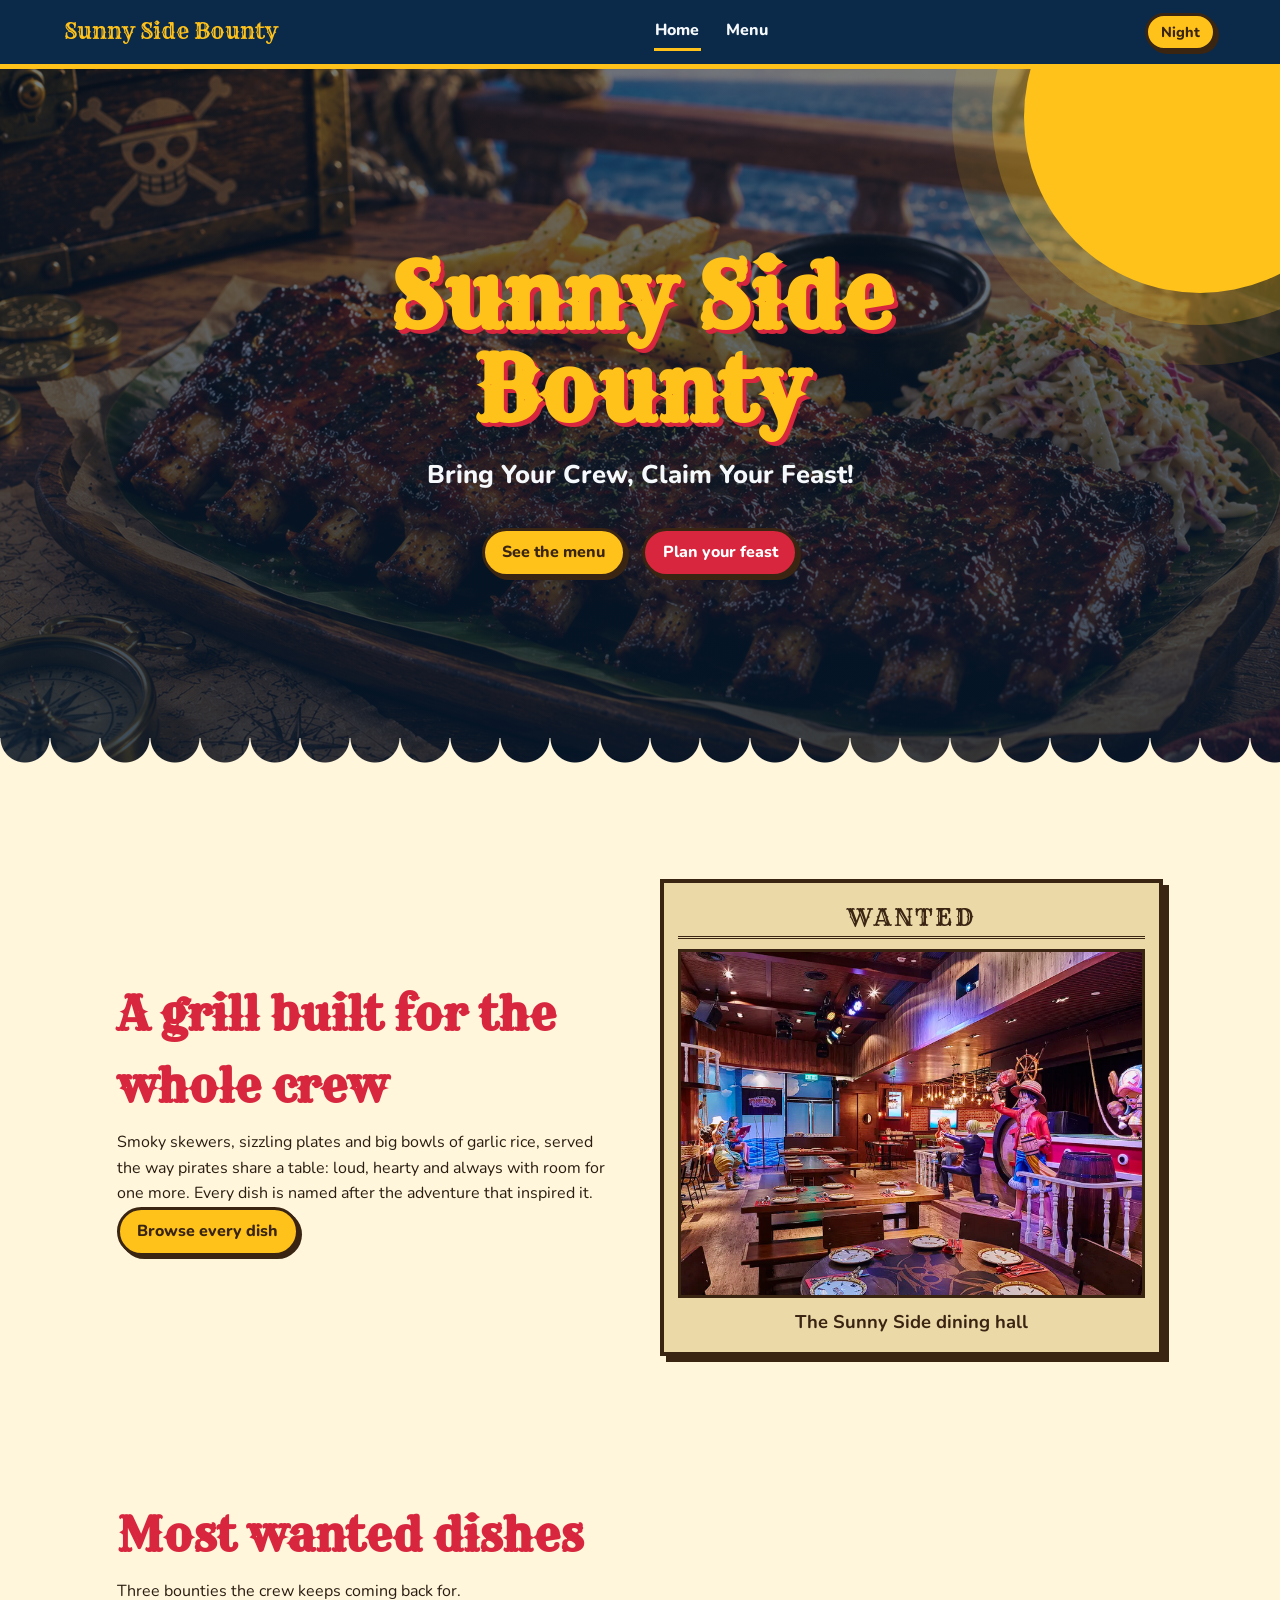
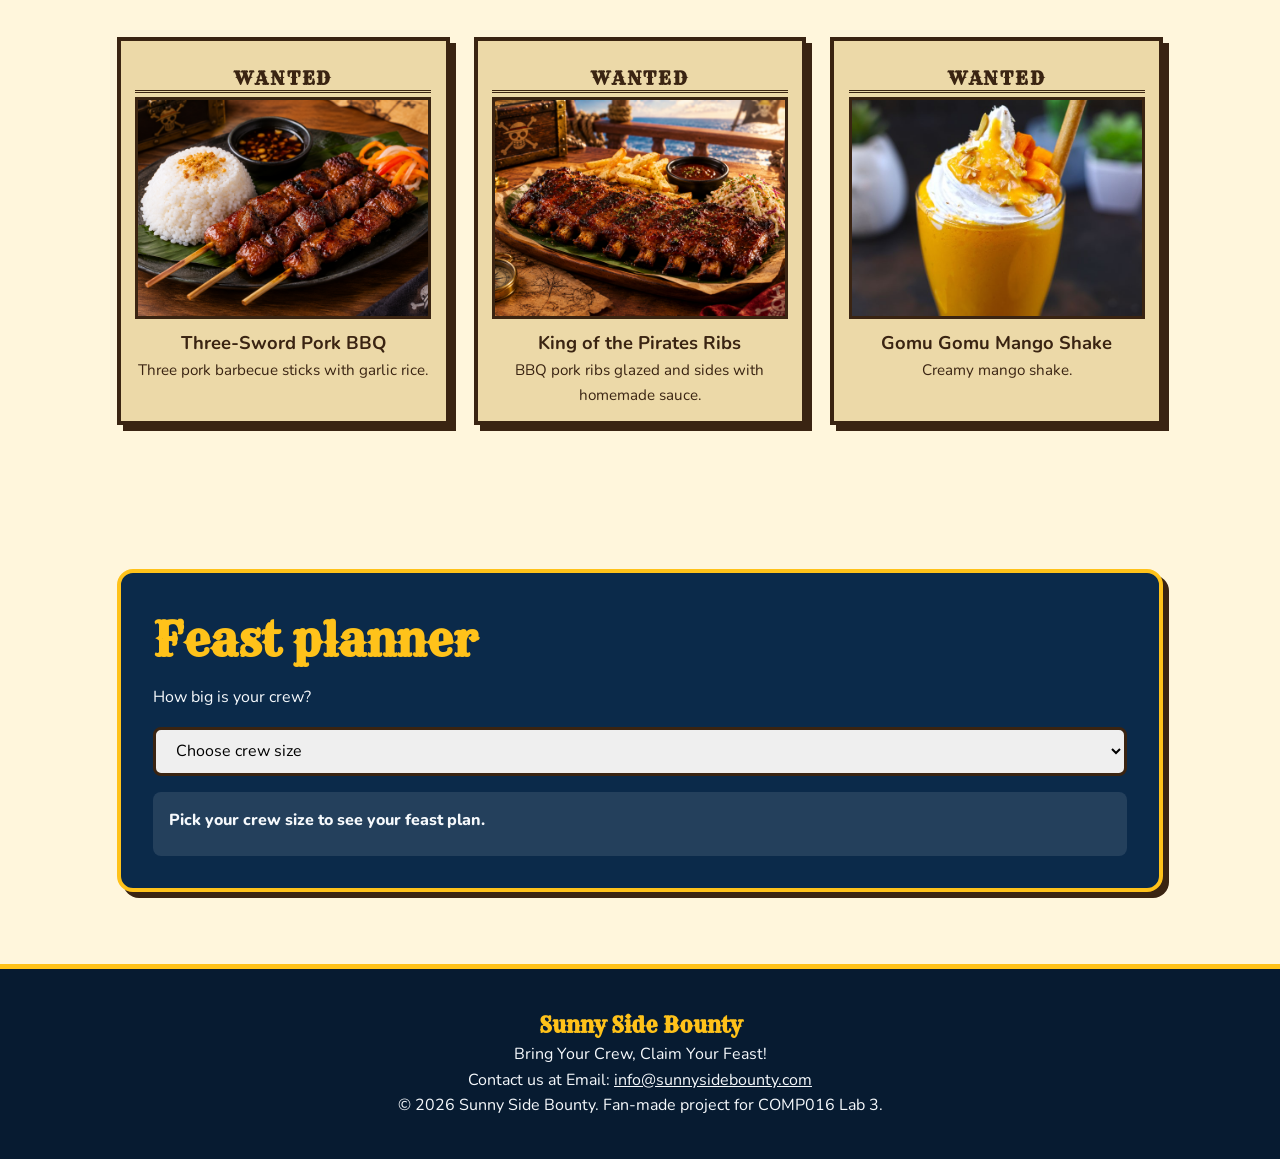
<file: index.html>
<!DOCTYPE html><html lang="en"><head>
  <title>Sunny Side Bounty Restaurant</title>
  <link rel="icon" type="image/web-logo.jpg" href="images/web-logo.jpg">
  <meta charset="UTF-8">
  <meta name="viewport" content="width=device-width, initial-scale=1">
<link rel="preconnect" href="https://fonts.googleapis.com">
<link href="https://fonts.googleapis.com/css2?family=Nunito:wght@400;800;900&family=Rye&display=swap" rel="stylesheet">
<link rel="stylesheet" href="style.css"></head>

<body>
<header class="site-header" id="site-header">
  <a class="logo" href="index.html">Sunny Side Bounty</a>
  <nav class="main-nav" id="main-nav" aria-label="Main">
    <a href="index.html" class="active">Home</a>
    <a href="menu.html">Menu</a>
  </nav>
  <div class="header-tools">
    <button class="btn small" id="theme-toggle" type="button">Night</button>
    <button class="btn small" id="nav-toggle" type="button" aria-label="Toggle menu">☰</button>
  </div>
</header>
<main>
  <section class="hero" id="hero">
    <div class="hero-inner">
      <h1>Sunny Side Bounty</h1>
      <p class="tagline">Bring Your Crew, Claim Your Feast!</p>
      <div class="hero-actions">
        <a class="btn" href="menu.html">See the menu</a>
        <a class="btn red" href="#feast-planner">Plan your feast</a>
      </div>
    </div>
    <div class="waves"></div>
  </section>

  <section class="section" id="about">
    <div class="split">
      <article>
        <h2>A grill built for the whole crew</h2>
        <p class="lead">Smoky skewers, sizzling plates and big bowls of garlic rice, served the way pirates share a table: loud, hearty and always with room for one more. Every dish is named after the adventure that inspired it.</p>
        <a class="btn" href="menu.html">Browse every dish</a>
      </article>
      <article class="poster"><div class="poster-title">WANTED</div>
        <figure><img src="images/about.png" alt="Our dining hall"></figure>
        <h3>The Sunny Side dining hall</h3>
      </article>
    </div>
  </section>

  <section class="section" id="featured">
    <h2>Most wanted dishes</h2>
    <p class="lead">Three bounties the crew keeps coming back for.</p>
    <div class="feature-row">
      <article class="poster"><h3 class="poster-title">WANTED</h3>
        <figure><img src="images/three-sword-pork-bbq.png" alt="Three-Sword Pork BBQ"></figure>
        <h3>Three-Sword Pork BBQ</h3>
        <p>Three pork barbecue sticks with garlic rice.</p>
      </article>
      <article class="poster"><h3 class="poster-title">WANTED</h3>
        <figure><img src="images/king-of-the-pirates-ribs.png" alt="King of the Pirates Ribs"></figure>
        <h3>King of the Pirates Ribs</h3>
        <p>BBQ pork ribs glazed and sides with homemade sauce.</p>
      </article>
      <article class="poster"><h3 class="poster-title">WANTED</h3>
        <figure><img src="images/gomu-gomu-mango-shake.jpg" alt="Gomu Gomu Mango Shake"></figure>
        <h3>Gomu Gomu Mango Shake</h3>
        <p>Creamy mango shake.</p>
      </article>
    </div>
  </section>

  <section class="section" id="feast-planner">
    <div class="calculator">
      <h2 style="color:var(--sun)">Feast planner</h2>
      <label for="crew-size">How big is your crew?</label>
      <select id="crew-size">
        <option value="0">Choose crew size</option>
        <option value="2">2 people</option><option value="4">4 people</option>
        <option value="6">6 people</option><option value="8">8 people</option>
        <option value="10">10 people</option>
      </select>
      <p id="feast-result">Pick your crew size to see your feast plan.</p>
    </div>
  </section>
</main>
<footer class="site-footer" id="site-footer">
  <strong>Sunny Side Bounty</strong>
  <p>Bring Your Crew, Claim Your Feast!</p>
  <p>Contact us at Email: <a href="mailto:info@sunnysidebounty.com">info@sunnysidebounty.com</a></p>
  <p>© 2026 Sunny Side Bounty. Fan-made project for COMP016 Lab 3.</p>
</footer>
<script src="js/script.js"></script>
</body>
</html>
</file>
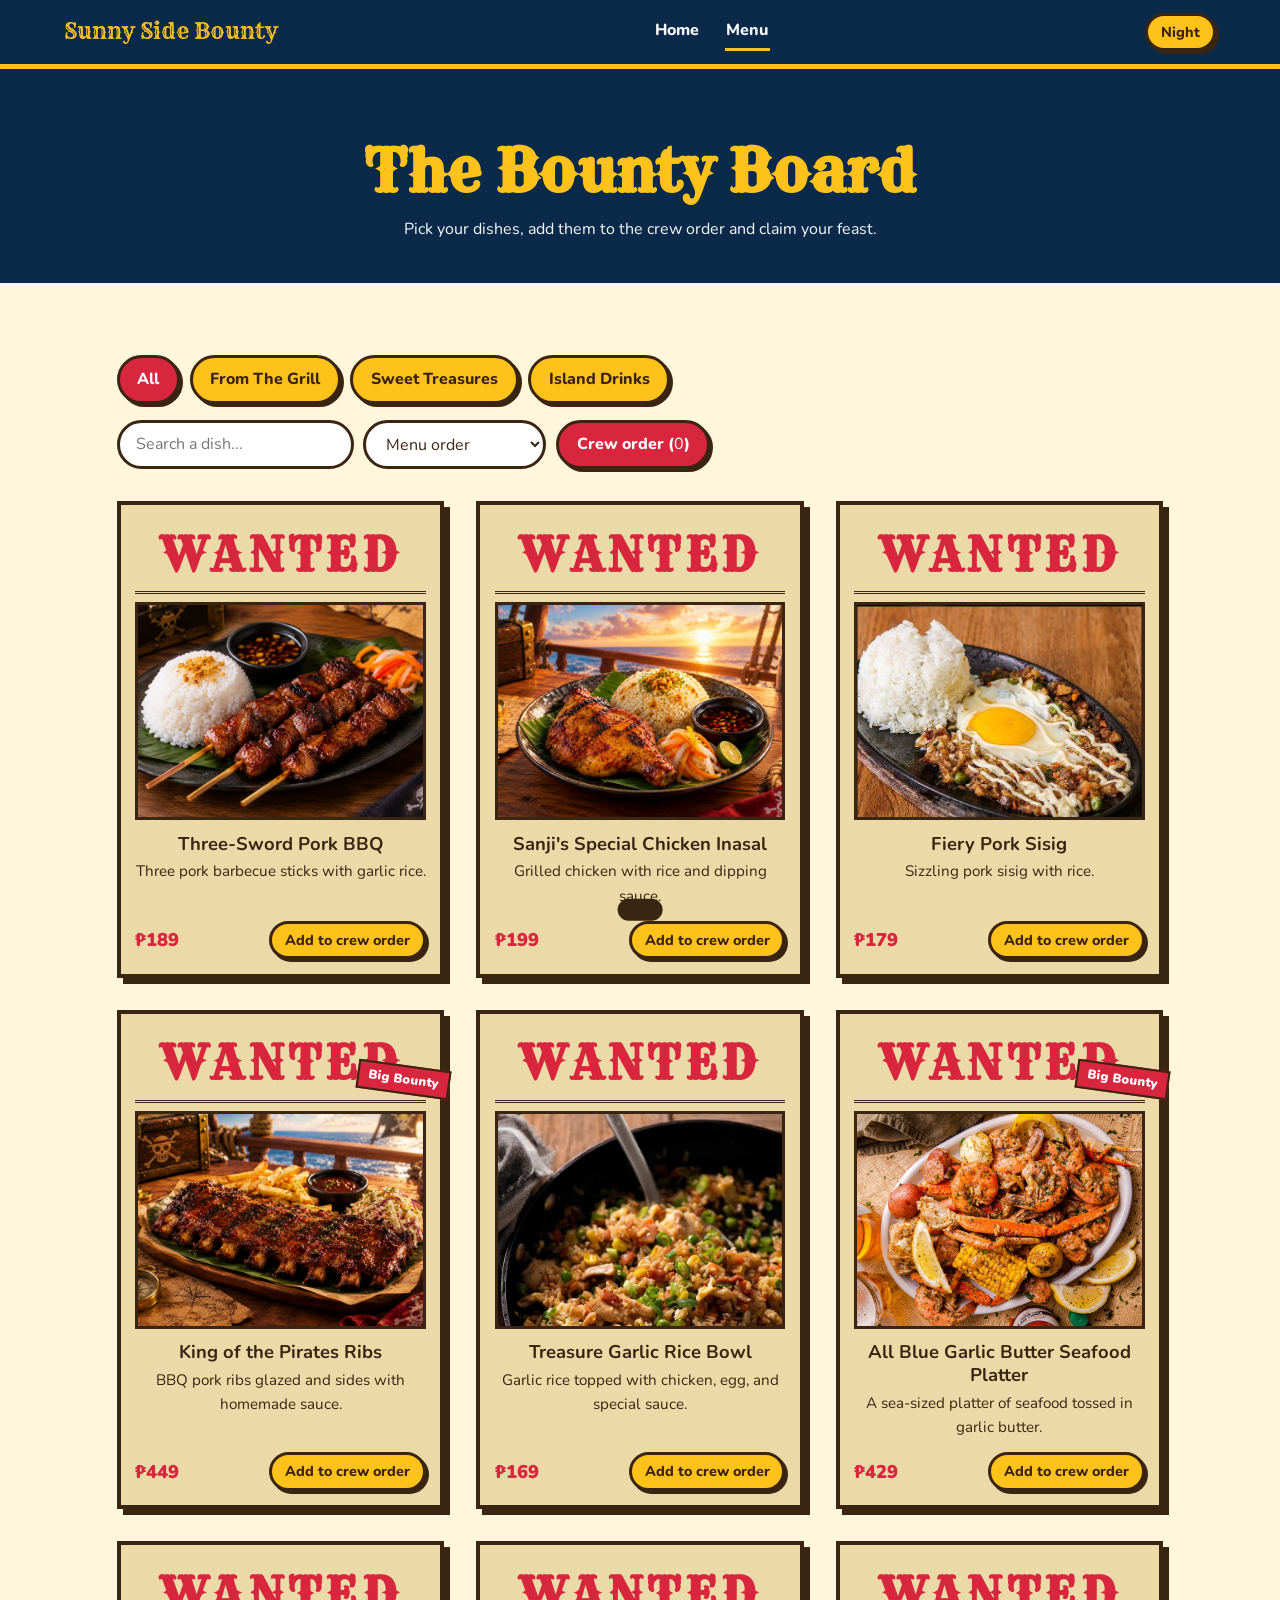
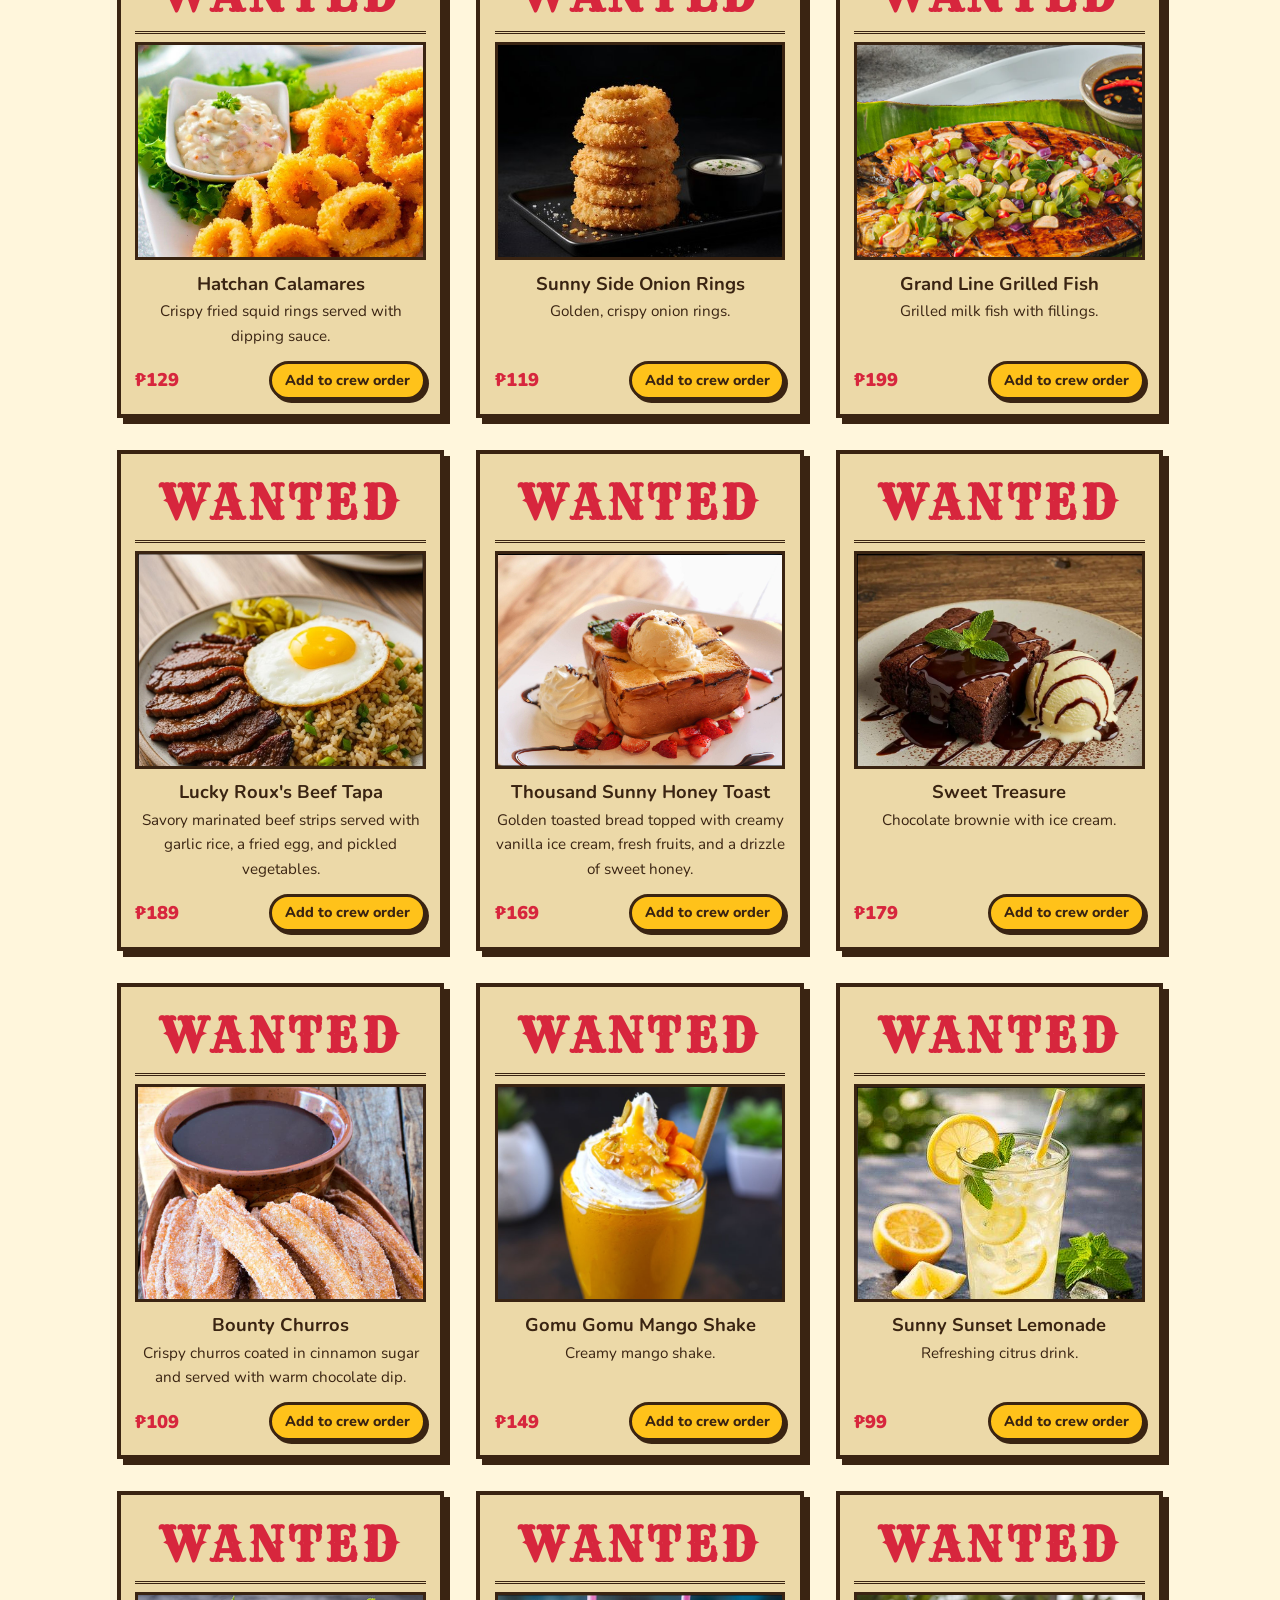
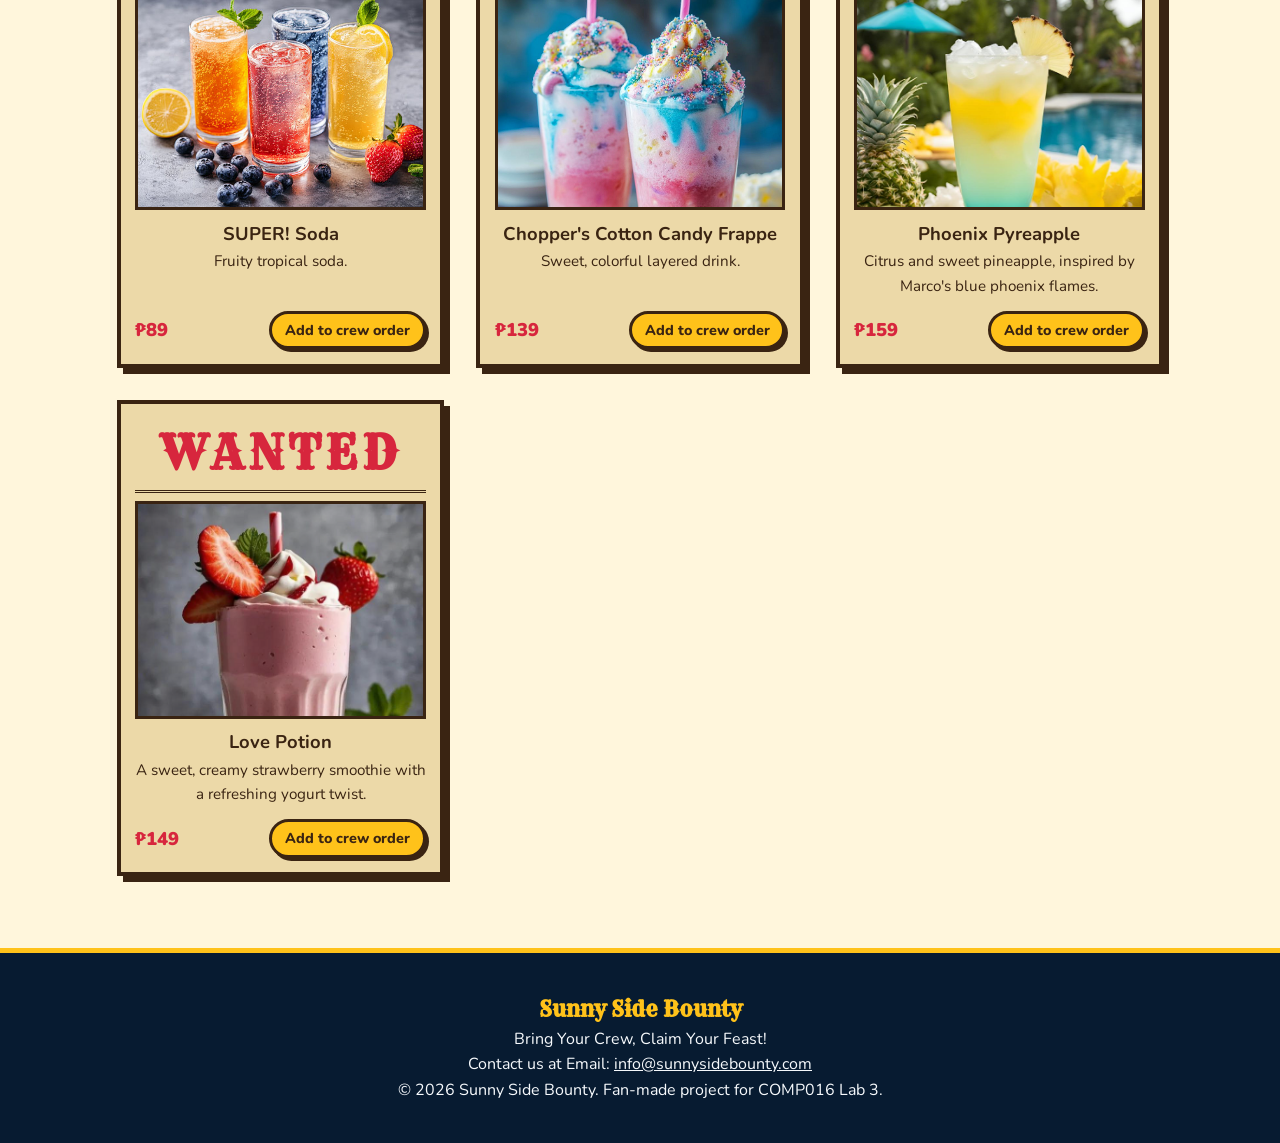
<file: menu.html>
<!DOCTYPE html><html lang="en"><head>
  <title>Menu | Sunny Side Bounty</title><meta charset="UTF-8">
  <link rel="icon" type="image/web-logo.jpg" href="images/web-logo.jpg">
  <meta name="viewport" content="width=device-width, initial-scale=1">
<link rel="preconnect" href="https://fonts.googleapis.com">
<link href="https://fonts.googleapis.com/css2?family=Nunito:wght@400;800;900&family=Rye&display=swap" rel="stylesheet">
<link rel="stylesheet" href="style.css"></head><body>
<header class="site-header" id="site-header">
  <a class="logo" href="index.html">Sunny Side Bounty</a>
  <nav class="main-nav" id="main-nav" aria-label="Main">
    <a href="index.html">Home</a>
    <a href="menu.html" class="active">Menu</a>
  </nav>
  <div class="header-tools">
    <button class="btn small" id="theme-toggle" type="button">Night</button>
    <button class="btn small" id="nav-toggle" type="button" aria-label="Toggle menu">☰</button>
  </div>
</header>
<main>
  <header class="page-banner" id="menu-banner">
    <h1>The Bounty Board</h1>
    <p>Pick your dishes, add them to the crew order and claim your feast.</p>
  </header>
  <section class="section" id="menu-section">
    <div class="controls">
      <div class="tabs" role="group" aria-label="Categories">
        <button class="btn tab active" data-cat="all" type="button">All</button>
        <button class="btn tab" data-cat="main" type="button">From The Grill</button>
        <button class="btn tab" data-cat="dessert" type="button">Sweet Treasures</button>
        <button class="btn tab" data-cat="drink" type="button">Island Drinks</button>
      </div>
      <div class="filters">
        <input type="search" id="search-input" placeholder="Search a dish..." aria-label="Search dishes">
        <select id="sort-select" aria-label="Sort dishes">
          <option value="default">Menu order</option><option value="low">Price: low to high</option>
          <option value="high">Price: high to low</option><option value="name">Name A-Z</option>
        </select>
        <button class="btn red" id="open-order" type="button">Crew order (<span id="order-count">0</span>)</button>
      </div>
    </div>
    <div class="menu-grid" id="menu-grid"></div>
    <p id="empty-message">No dishes match that search. Try another name.</p>
  </section>
</main>
<aside class="order-drawer" id="order-drawer" aria-label="Crew order">
  <h2>Crew order</h2>
  <ul id="order-list"></ul>
  <p class="order-total" id="order-total">Total: ₱0</p>
  <button class="btn red" id="clear-order" type="button">Clear order</button>
  <button class="btn" id="close-order" type="button" style="margin-top:.7rem">Close</button>
</aside>
<div class="toast" id="toast" role="status"></div>
<footer class="site-footer" id="site-footer">
  <strong>Sunny Side Bounty</strong>
  <p>Bring Your Crew, Claim Your Feast!</p>
  <p>Contact us at Email: <a href="mailto:info@sunnysidebounty.com">info@sunnysidebounty.com</a></p>
  <p>© 2026 Sunny Side Bounty. Fan-made project for COMP016 Lab 3.</p>
</footer>
<script src="js/script.js"></script>
</body>
</html>
</file>
<file: style.css>
/* Sunny Side Bounty - style.css */
:root {
  --ocean: #0b2a4a;
  --ocean-deep: #071b31;
  --sun: #ffc21a;
  --hat-red: #d7263d;
  --parchment: #ecd9a8;
  --ink: #3a2412;
  --foam: #f6f9fc;
  --page: #fff6dc;
  --text: #2b1d10;
  --card-shadow: 6px 6px 0 var(--ink);
  --font-display: "Rye", "Georgia", serif;
  --font-body: "Nunito", "Segoe UI", sans-serif;
}
body.night {
  --page: #0b1a2c;
  --text: #f3ead2;
  --foam: #797a7a;
}
* { box-sizing: border-box; margin: 0; padding: 0; }
html { scroll-behavior: smooth; }
body { font-family: var(--font-body); background: var(--page); color: var(--text); line-height: 1.6; transition: background .3s, color .3s; }
img { max-width: 100%; display: block; }
a { color: inherit; }
:focus-visible { outline: 3px solid var(--hat-red); outline-offset: 3px; }

/* Header */
.site-header { position: sticky; top: 0; z-index: 20; display: flex; align-items: center; justify-content: space-between; gap: 1rem; padding: .8rem 5vw; background: var(--ocean); color: var(--foam); border-bottom: 5px solid var(--sun); }
.logo { font-family: var(--font-display); font-size: 1.4rem; color: var(--sun); text-decoration: none; }
.main-nav { display: flex; gap: 1.5rem; align-items: center; }
.main-nav a { text-decoration: none; font-weight: 800; padding: .3rem .1rem; border-bottom: 3px solid transparent; }
.main-nav a:hover, .main-nav a.active { border-color: var(--sun); }
.header-tools { display: flex; gap: .6rem; }
.btn { font: inherit; font-weight: 800; cursor: pointer; border: 3px solid var(--ink); background: var(--sun); color: var(--ink); padding: .55rem 1.1rem; border-radius: 999px; box-shadow: 3px 3px 0 var(--ink); text-decoration: none; display: inline-block; transition: transform .15s, box-shadow .15s; }
.btn:hover { transform: translate(-2px, -2px); box-shadow: 5px 5px 0 var(--ink); }
.btn:active { transform: translate(2px, 2px); box-shadow: 1px 1px 0 var(--ink); }
.btn.red { background: var(--hat-red); color: #fff; }
.btn.small { padding: .3rem .8rem; font-size: .9rem; }
#nav-toggle { display: none; }

/* Hero */
.hero { position: relative; overflow: hidden; display: grid; place-items: center; text-align: center; min-height: 82vh; padding: 4rem 6vw 7rem; color: var(--foam);
  background: linear-gradient(rgba(7,27,49,.55), rgba(7,27,49,.8)), url("../images/king-of-the-pirates-ribs.png") center/cover, linear-gradient(var(--ocean) 55%, #1b6ca8); }
.hero::before { content: ""; position: absolute; width: 22rem; height: 22rem; border-radius: 50%; background: var(--sun); top: -8rem; right: -6rem; box-shadow: 0 0 0 2rem rgba(255,194,26,.25), 0 0 0 4.5rem rgba(255,194,26,.12); }
.hero-inner { position: relative; max-width: 46rem; }
.hero h1 { font-family: var(--font-display); font-size: clamp(2.6rem, 8vw, 5.5rem); line-height: 1.05; color: var(--sun); text-shadow: 4px 4px 0 var(--hat-red); }
.hero .tagline { font-size: clamp(1.1rem, 3vw, 1.6rem); margin: 1.2rem 0 2rem; font-weight: 800; }
.hero-actions { display: flex; gap: 1rem; justify-content: center; flex-wrap: wrap; }
.waves { position: absolute; left: 0; right: 0; bottom: -1px; height: 70px; background: radial-gradient(circle at 25px 0, transparent 24px, var(--page) 25px) 0 0/50px 70px repeat-x; }

/* Sections */
.section { padding: 4.5rem 6vw; max-width: 1200px; margin: 0 auto; }
.section h2 { font-family: var(--font-display); font-size: clamp(1.8rem, 5vw, 2.8rem); color: var(--hat-red); margin-bottom: .5rem; }
.section > p.lead { max-width: 60ch; margin-bottom: 2rem; }
.split { display: grid; grid-template-columns: repeat(auto-fit, minmax(280px, 1fr)); gap: 2.5rem; align-items: center; }
.feature-row { display: grid; grid-template-columns: repeat(auto-fit, minmax(240px, 1fr)); gap: 1.5rem; }

/* Calculator */
.calculator { background: var(--ocean); color: var(--foam); border: 4px solid var(--sun); border-radius: 1rem; padding: 2rem; box-shadow: var(--card-shadow); }
.calculator select { font: inherit; padding: .6rem 1rem; border-radius: .5rem; border: 3px solid var(--ink); margin: 1rem 0; width: 100%; }
#feast-result { min-height: 4rem; font-weight: 800; padding: 1rem; border-radius: .5rem; background: rgba(255,255,255,.1); transition: background .3s; }

/* Wanted-poster cards */
.poster { background: var(--parchment); color: var(--ink); border: 4px solid var(--ink); box-shadow: var(--card-shadow); display: flex; flex-direction: column; padding: .9rem; transition: transform .2s, box-shadow .2s, background .2s; position: relative; }
.poster.hot { transform: rotate(-1.5deg) scale(1.03); background: #f6e6b8; box-shadow: 9px 9px 0 var(--hat-red); }
.poster-title { text-align: center; font-family: var(--font-display); font-size: 1.5rem; letter-spacing: .1em; border-bottom: 3px double var(--ink); margin-bottom: .6rem; }
.poster figure { aspect-ratio: 4/3; border: 3px solid var(--ink); background: #c9b27a; overflow: hidden; display: grid; place-items: center; }
.poster figure img { width: 100%; height: 100%; object-fit: cover; }

.poster h3 { font-size: 1.15rem; line-height: 1.25; margin: .7rem 0 .3rem; text-align: center; }
.poster p { font-size: .95rem; flex: 1; text-align: center; }
.poster-foot { display: flex; justify-content: space-between; align-items: center; margin-top: .8rem; gap: .5rem; }
.bounty { font-weight: 900; font-size: 1.15rem; color: var(--hat-red); }
.stamp { position: absolute; top: 3.2rem; right: -.6rem; background: var(--hat-red); color: #fff; font-weight: 900; font-size: .8rem; padding: .15rem .6rem; transform: rotate(8deg); border: 2px solid var(--ink); }

/* Menu page */
.page-banner { background: var(--ocean); color: var(--sun); text-align: center; padding: 3.5rem 6vw 2.5rem; }
.page-banner h1 { font-family: var(--font-display); font-size: clamp(2rem, 6vw, 3.6rem); }
.page-banner p { color: var(--foam); }
.controls { display: flex; flex-wrap: wrap; gap: 1rem; align-items: center; justify-content: space-between; margin-bottom: 2rem; }
.tabs { display: flex; gap: .6rem; flex-wrap: wrap; }
.tab.active { background: var(--hat-red); color: #fff; }
.filters { display: flex; gap: .6rem; flex-wrap: wrap; }
.filters input, .filters select { font: inherit; padding: .55rem 1rem; border: 3px solid var(--ink); border-radius: 999px; background: #fff; color: var(--ink); }
.menu-grid { display: grid; grid-template-columns: repeat(auto-fill, minmax(260px, 1fr)); gap: 2rem; }
#empty-message { display: none; text-align: center; font-weight: 800; padding: 3rem 0; }

/* Order drawer */
.order-drawer { position: fixed; top: 0; right: 0; height: 100%; width: min(380px, 100%); background: var(--parchment); color: var(--ink); border-left: 5px solid var(--ink); z-index: 30; padding: 1.5rem; display: flex; flex-direction: column; transform: translateX(105%); transition: transform .35s ease; }
.order-drawer.open { transform: translateX(0); }
.order-drawer h2 { font-family: var(--font-display); color: var(--hat-red); }
#order-list { list-style: none; flex: 1; overflow-y: auto; margin: 1rem 0; }
#order-list li { display: flex; justify-content: space-between; gap: .5rem; padding: .5rem 0; border-bottom: 2px dashed var(--ink); }
.order-total { font-weight: 900; font-size: 1.3rem; margin-bottom: 1rem; }
.toast { position: fixed; bottom: 1.5rem; left: 50%; transform: translate(-50%, 200%); background: var(--ink); color: var(--sun); padding: .7rem 1.4rem; border-radius: 999px; font-weight: 800; z-index: 40; transition: transform .3s; }
.toast.show { transform: translate(-50%, 0); }

/* Footer */
.site-footer { background: var(--ocean-deep); color: var(--foam); text-align: center; padding: 2.5rem 6vw; border-top: 5px solid var(--sun); }
.site-footer strong { color: var(--sun); font-family: var(--font-display); font-size: 1.3rem; }

/* Responsive */
@media (max-width: 760px) {
  #nav-toggle { display: inline-block; }
  .main-nav { position: absolute; top: 100%; left: 0; right: 0; flex-direction: column; background: var(--ocean); padding: 1rem 5vw; gap: .8rem; display: none; border-bottom: 5px solid var(--sun); }
  .main-nav.open { display: flex; }
  .site-header { flex-wrap: wrap; }
  .controls { flex-direction: column; align-items: stretch; }
  .hero::before { width: 13rem; height: 13rem; }
}
@media (prefers-reduced-motion: reduce) { * { transition: none !important; scroll-behavior: auto !important; } }
</file>
